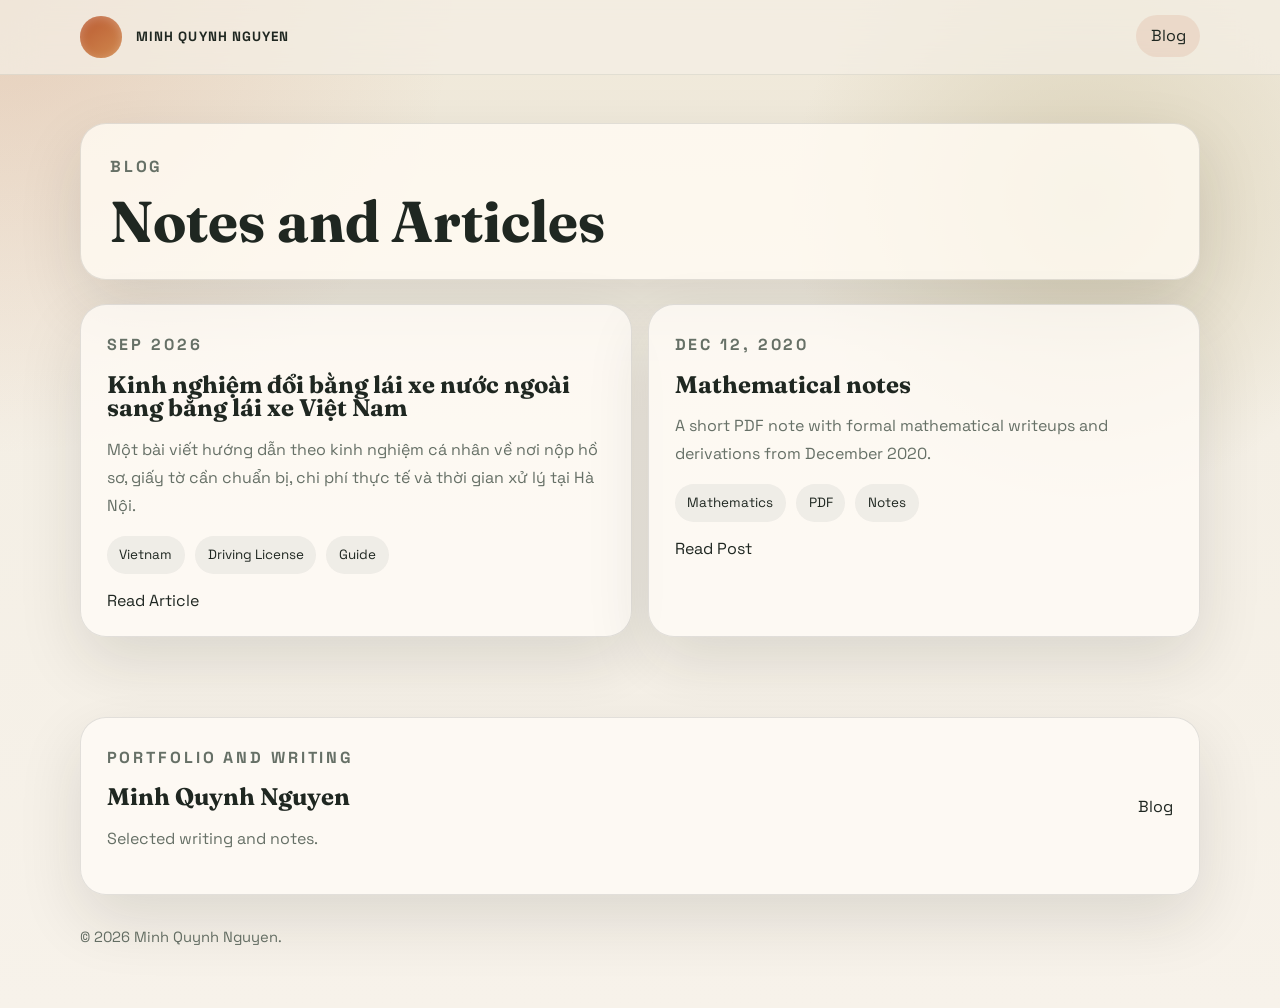
<file: index.html>
<!DOCTYPE html>
<html lang="en">
<head>
    <meta charset="UTF-8">
    <title>Minh Quynh Nguyen</title>
    <meta name="robots" content="noindex">
    <meta http-equiv="refresh" content="0; url=blog.html">
    <link rel="canonical" href="blog.html">
    <script>window.location.replace("blog.html");</script>
</head>
<body>
    <p>Redirecting to <a href="blog.html">blog</a>&hellip;</p>
</body>
</html>
</file>
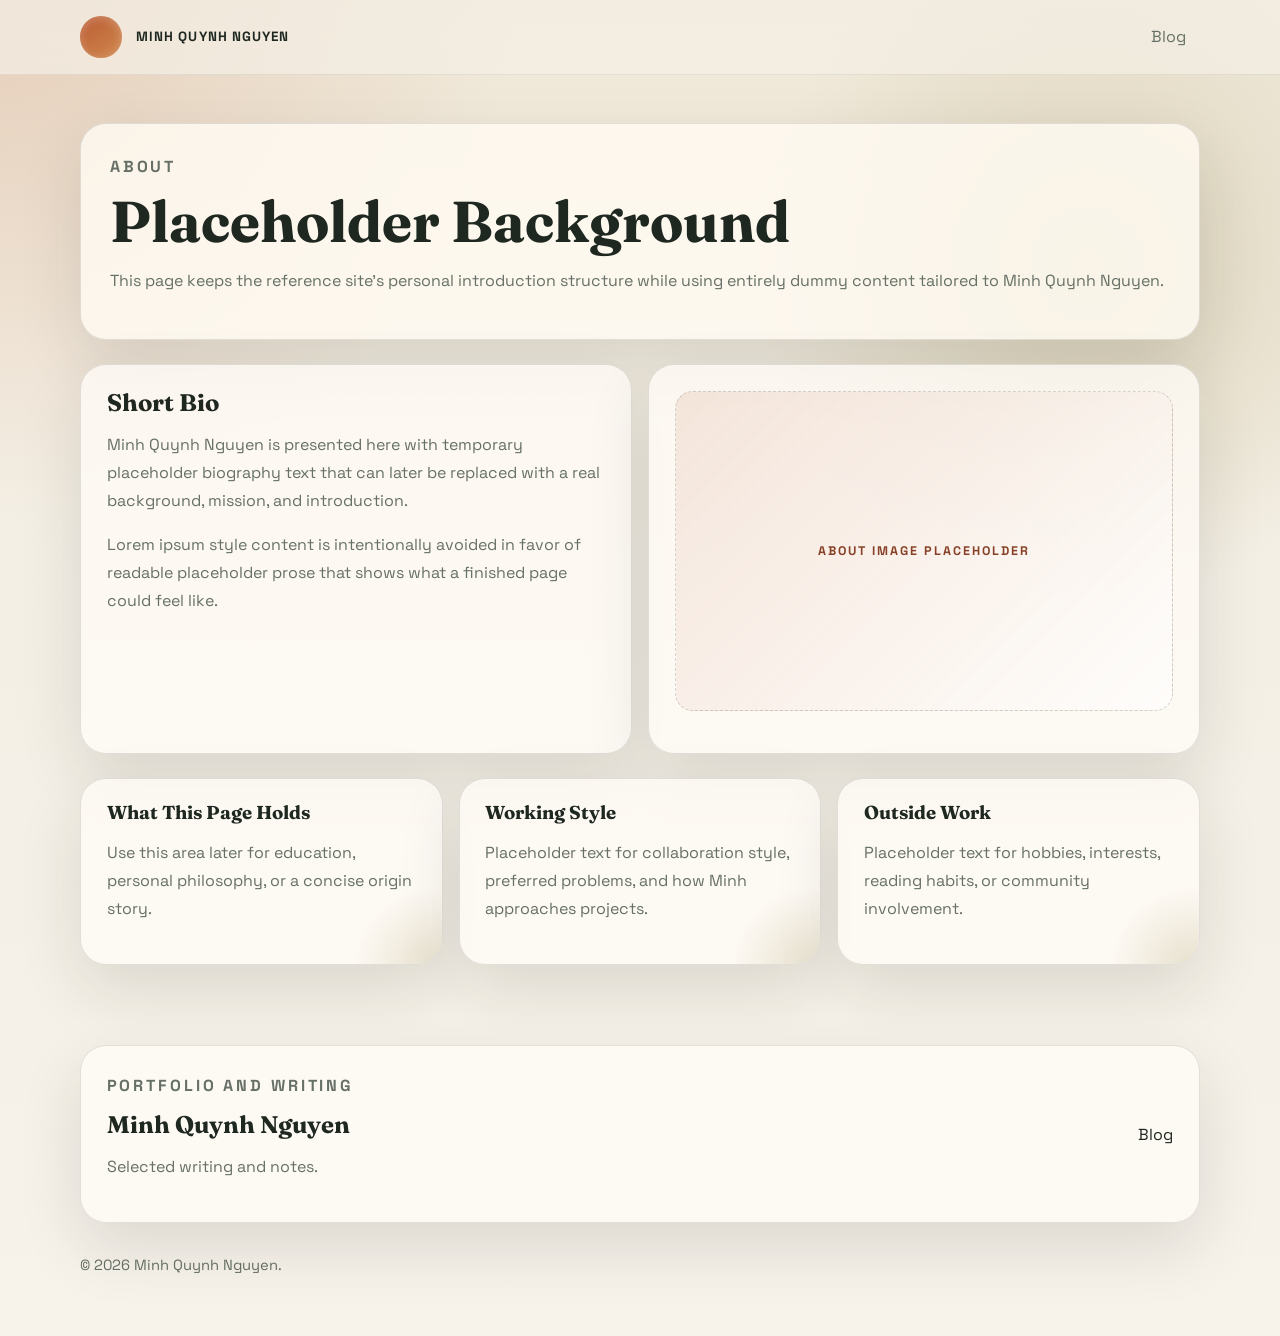
<file: about.html>
<!DOCTYPE html>
<html lang="en">
<head>
    <meta charset="UTF-8">
    <meta name="viewport" content="width=device-width, initial-scale=1.0">
    <title>About | Minh Quynh Nguyen</title>
    <meta name="description" content="Placeholder about page for Minh Quynh Nguyen.">
    <link rel="preconnect" href="https://fonts.googleapis.com">
    <link rel="preconnect" href="https://fonts.gstatic.com" crossorigin>
    <link href="https://fonts.googleapis.com/css2?family=Fraunces:opsz,wght@9..144,600;9..144,700&family=Space+Grotesk:wght@400;500;700&display=swap" rel="stylesheet">
    <link rel="stylesheet" href="styles.css">
</head>
<body data-page="about">
    <div id="site-header"></div>
    <main class="shell interior">
        <section class="page-hero">
            <p class="eyebrow">About</p>
            <h1>Placeholder Background</h1>
            <p>This page keeps the reference site’s personal introduction structure while using entirely dummy content tailored to Minh Quynh Nguyen.</p>
        </section>
        <section class="content-grid">
            <article class="card prose-card">
                <h2>Short Bio</h2>
                <p>Minh Quynh Nguyen is presented here with temporary placeholder biography text that can later be replaced with a real background, mission, and introduction.</p>
                <p>Lorem ipsum style content is intentionally avoided in favor of readable placeholder prose that shows what a finished page could feel like.</p>
            </article>
            <aside class="card media-card">
                <div class="image-placeholder large-placeholder">About Image Placeholder</div>
            </aside>
        </section>
        <section class="stack-grid">
            <article class="card">
                <h3>What This Page Holds</h3>
                <p>Use this area later for education, personal philosophy, or a concise origin story.</p>
            </article>
            <article class="card">
                <h3>Working Style</h3>
                <p>Placeholder text for collaboration style, preferred problems, and how Minh approaches projects.</p>
            </article>
            <article class="card">
                <h3>Outside Work</h3>
                <p>Placeholder text for hobbies, interests, reading habits, or community involvement.</p>
            </article>
        </section>
    </main>
    <div id="site-footer"></div>
    <script src="script.js?v=20260908b"></script>
</body>
</html>
</file>
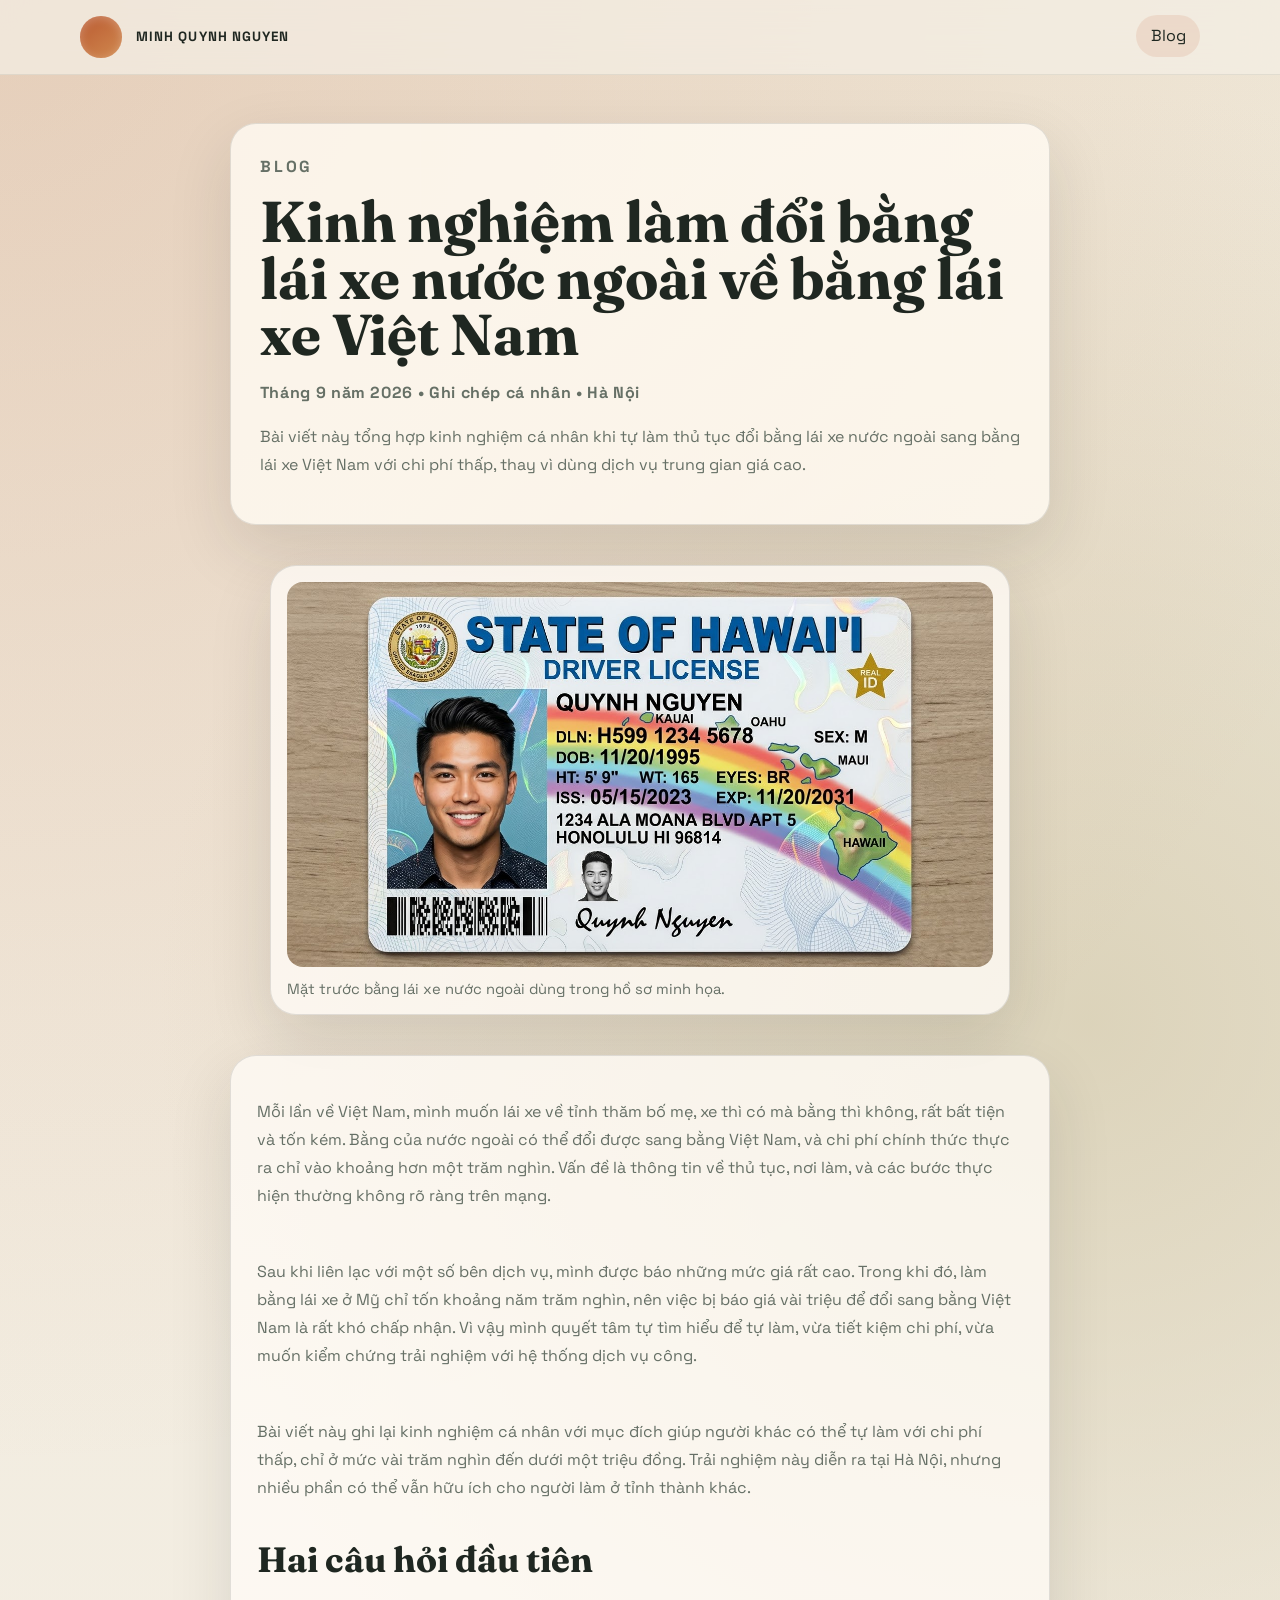
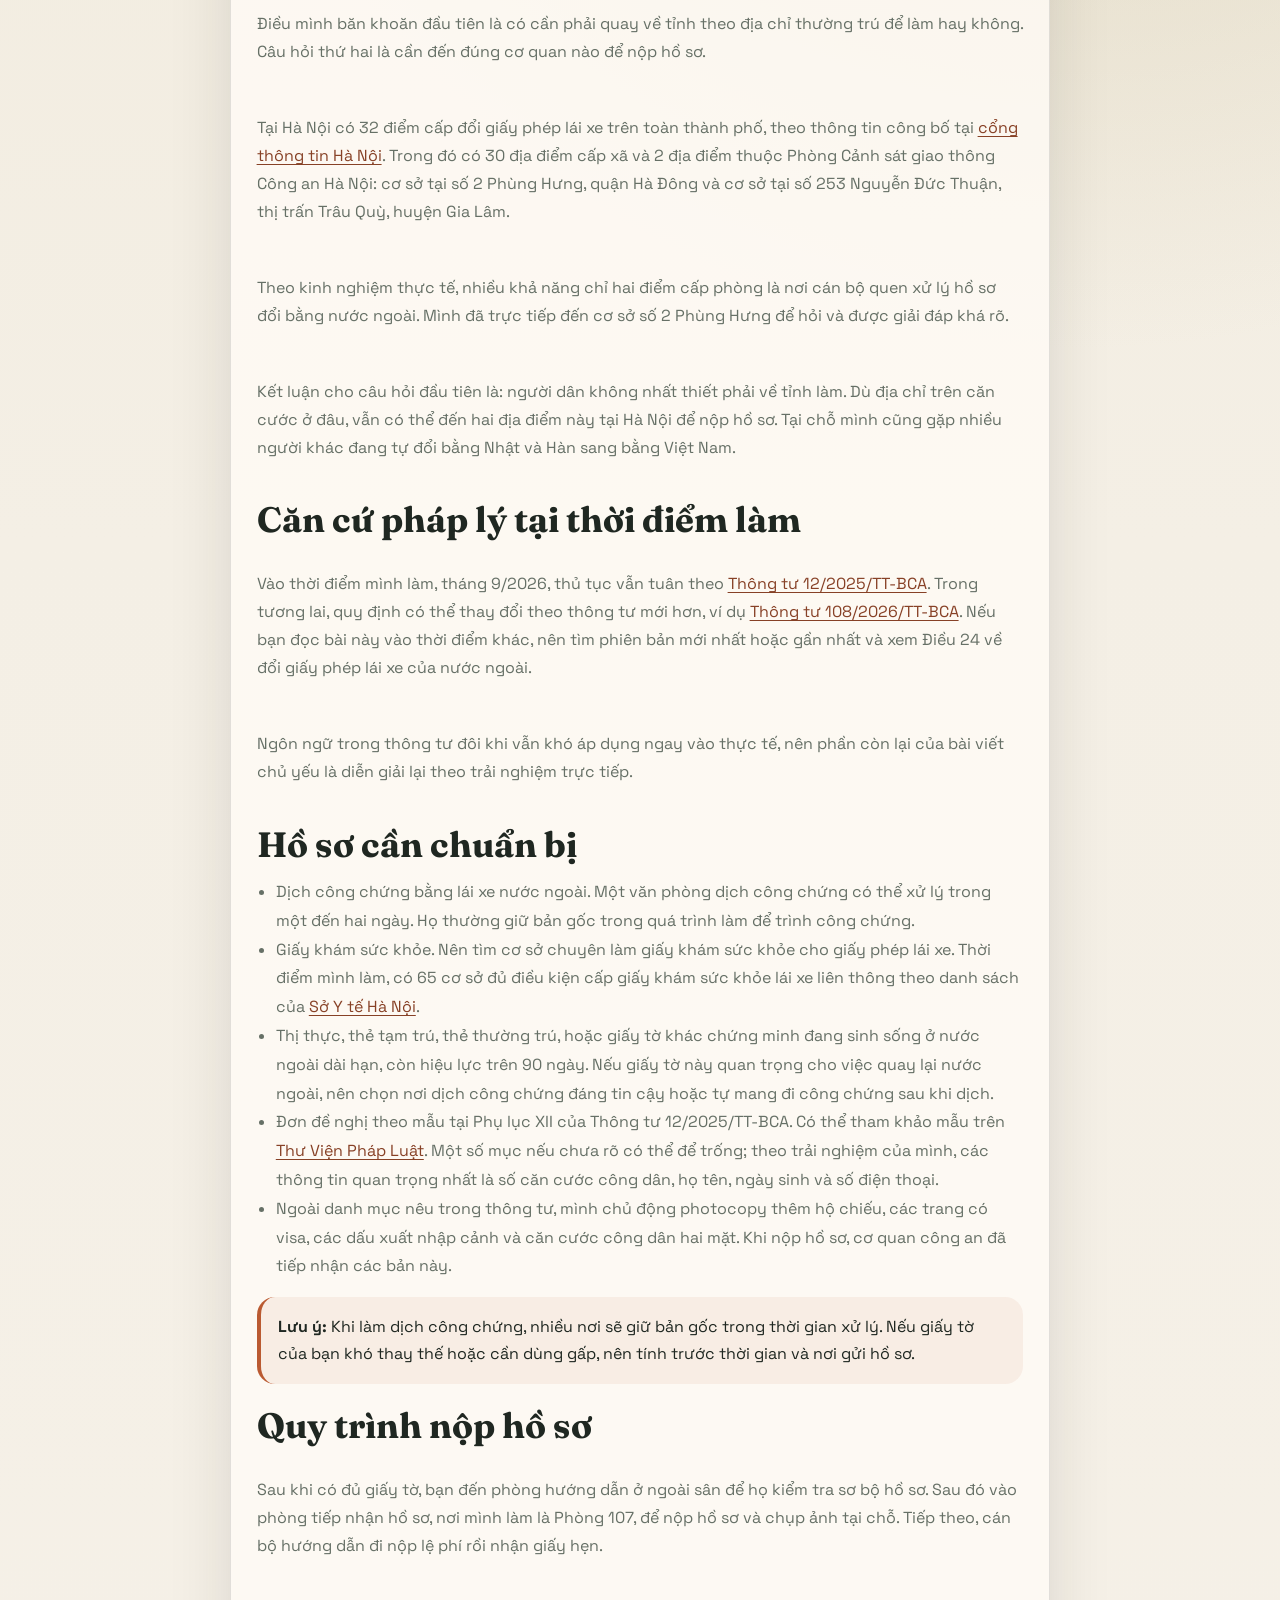
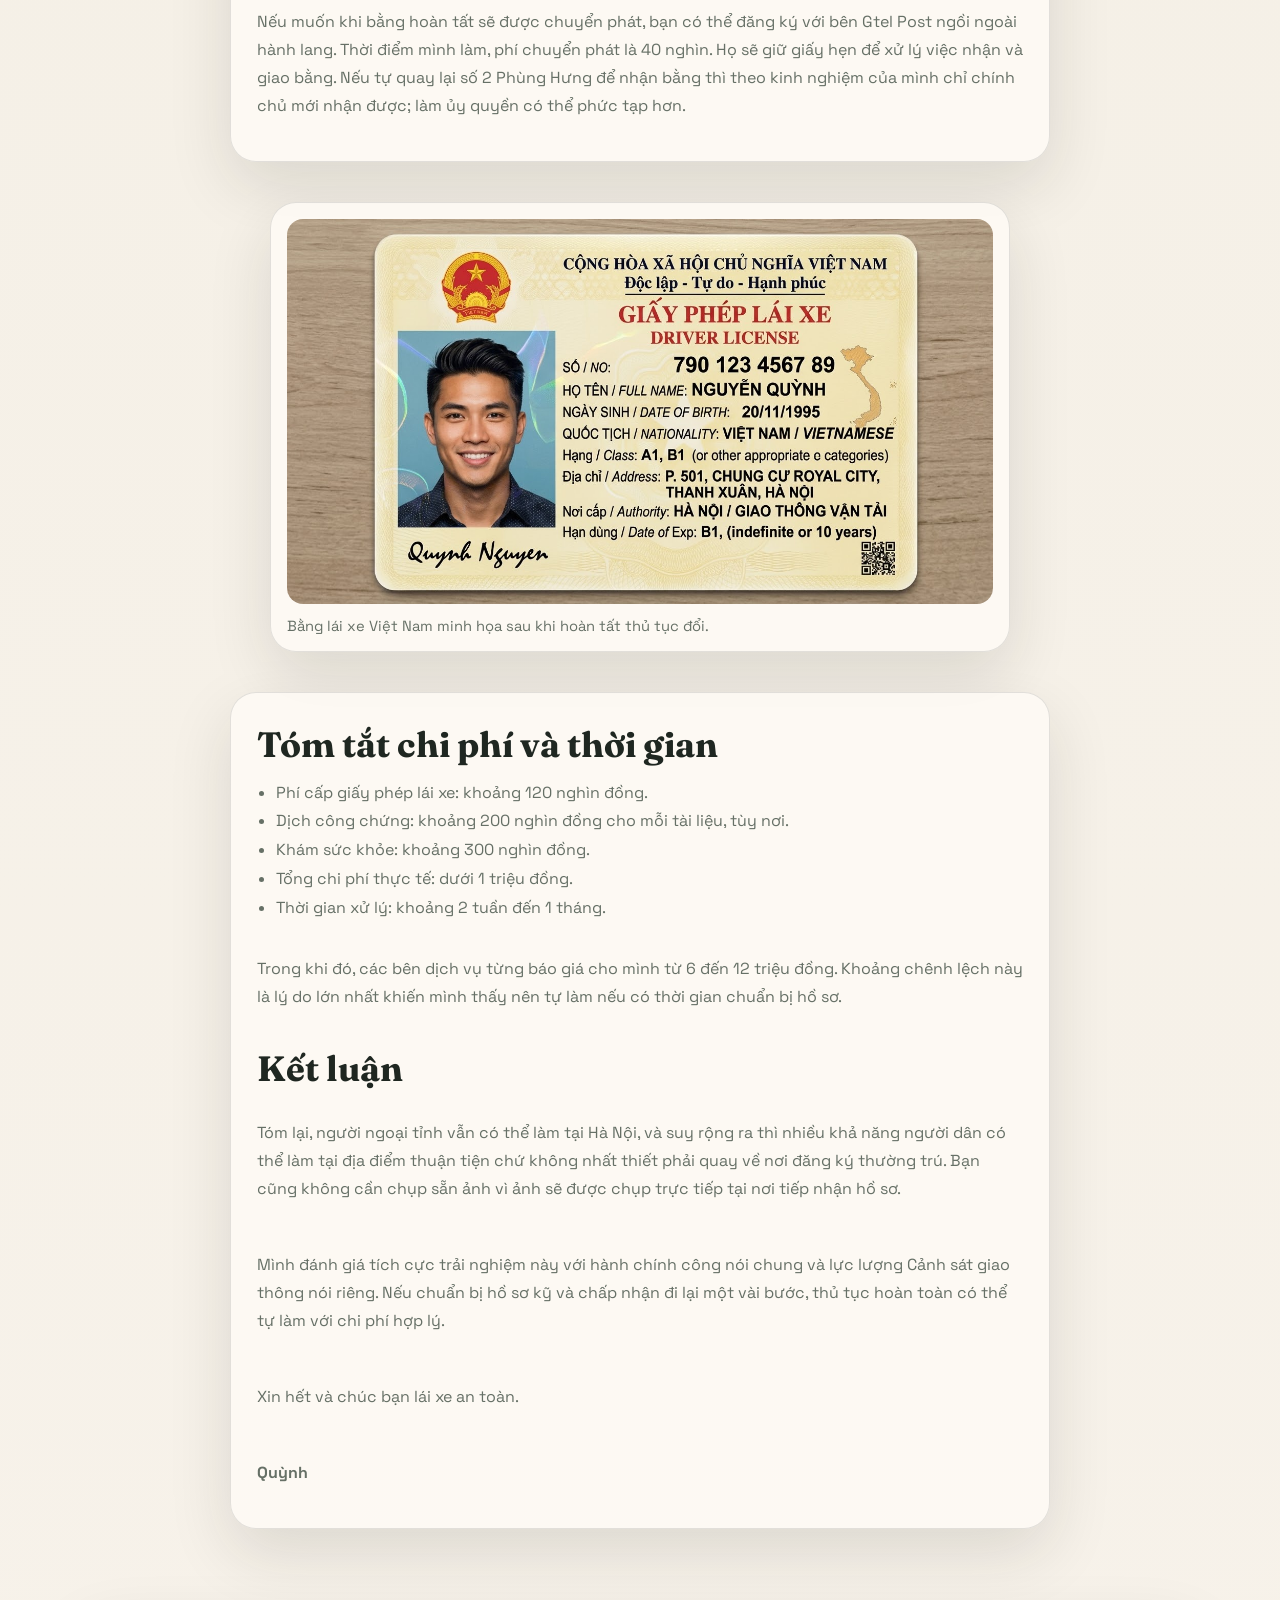
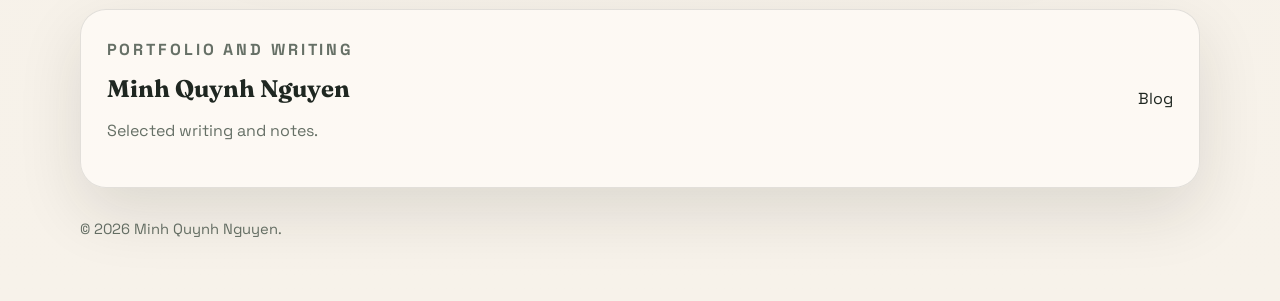
<file: blog-doi-bang-lai-xe.html>
<!DOCTYPE html>
<html lang="vi">
<head>
    <meta charset="UTF-8">
    <meta name="viewport" content="width=device-width, initial-scale=1.0">
    <title>Kinh nghiệm đổi bằng lái xe nước ngoài | Minh Quynh Nguyen</title>
    <meta name="description" content="Kinh nghiệm cá nhân về thủ tục đổi bằng lái xe nước ngoài sang bằng lái xe Việt Nam tại Hà Nội.">
    <link rel="preconnect" href="https://fonts.googleapis.com">
    <link rel="preconnect" href="https://fonts.gstatic.com" crossorigin>
    <link href="https://fonts.googleapis.com/css2?family=Fraunces:opsz,wght@9..144,600;9..144,700&family=Space+Grotesk:wght@400;500;700&display=swap" rel="stylesheet">
    <link rel="stylesheet" href="styles.css">
</head>
<body data-page="blog">
    <div id="site-header"></div>
    <main class="shell interior">
        <article class="article-layout">
            <header class="page-hero article-hero">
                <p class="eyebrow">Blog</p>
                <h1>Kinh nghiệm làm đổi bằng lái xe nước ngoài về bằng lái xe Việt Nam</h1>
                <p class="article-meta">Tháng 9 năm 2026 • Ghi chép cá nhân • Hà Nội</p>
                <p>Bài viết này tổng hợp kinh nghiệm cá nhân khi tự làm thủ tục đổi bằng lái xe nước ngoài sang bằng lái xe Việt Nam với chi phí thấp, thay vì dùng dịch vụ trung gian giá cao.</p>
            </header>

            <figure class="card article-figure">
                <img src="first image .JPG" alt="Mặt trước bằng lái xe nước ngoài được dùng làm ví dụ trong bài viết.">
                <figcaption>Mặt trước bằng lái xe nước ngoài dùng trong hồ sơ minh họa.</figcaption>
            </figure>

            <section class="card article-content">
                <p>Mỗi lần về Việt Nam, mình muốn lái xe về tỉnh thăm bố mẹ, xe thì có mà bằng thì không, rất bất tiện và tốn kém. Bằng của nước ngoài có thể đổi được sang bằng Việt Nam, và chi phí chính thức thực ra chỉ vào khoảng hơn một trăm nghìn. Vấn đề là thông tin về thủ tục, nơi làm, và các bước thực hiện thường không rõ ràng trên mạng.</p>
                <p>Sau khi liên lạc với một số bên dịch vụ, mình được báo những mức giá rất cao. Trong khi đó, làm bằng lái xe ở Mỹ chỉ tốn khoảng năm trăm nghìn, nên việc bị báo giá vài triệu để đổi sang bằng Việt Nam là rất khó chấp nhận. Vì vậy mình quyết tâm tự tìm hiểu để tự làm, vừa tiết kiệm chi phí, vừa muốn kiểm chứng trải nghiệm với hệ thống dịch vụ công.</p>
                <p>Bài viết này ghi lại kinh nghiệm cá nhân với mục đích giúp người khác có thể tự làm với chi phí thấp, chỉ ở mức vài trăm nghìn đến dưới một triệu đồng. Trải nghiệm này diễn ra tại Hà Nội, nhưng nhiều phần có thể vẫn hữu ích cho người làm ở tỉnh thành khác.</p>

                <h2>Hai câu hỏi đầu tiên</h2>
                <p>Điều mình băn khoăn đầu tiên là có cần phải quay về tỉnh theo địa chỉ thường trú để làm hay không. Câu hỏi thứ hai là cần đến đúng cơ quan nào để nộp hồ sơ.</p>
                <p>Tại Hà Nội có 32 điểm cấp đổi giấy phép lái xe trên toàn thành phố, theo thông tin công bố tại <a href="https://pbgdpl.hanoi.gov.vn/chi-tiet-tim-kiem/-/asset_publisher/kyB8zPQFRdzV/content/cong-bo-32-ia-iem-tiep-nhan-ho-so-cap-oi-giay-phep-lai-xe-tai-ha-noi">cổng thông tin Hà Nội</a>. Trong đó có 30 địa điểm cấp xã và 2 địa điểm thuộc Phòng Cảnh sát giao thông Công an Hà Nội: cơ sở tại số 2 Phùng Hưng, quận Hà Đông và cơ sở tại số 253 Nguyễn Đức Thuận, thị trấn Trâu Quỳ, huyện Gia Lâm.</p>
                <p>Theo kinh nghiệm thực tế, nhiều khả năng chỉ hai điểm cấp phòng là nơi cán bộ quen xử lý hồ sơ đổi bằng nước ngoài. Mình đã trực tiếp đến cơ sở số 2 Phùng Hưng để hỏi và được giải đáp khá rõ.</p>
                <p>Kết luận cho câu hỏi đầu tiên là: người dân không nhất thiết phải về tỉnh làm. Dù địa chỉ trên căn cước ở đâu, vẫn có thể đến hai địa điểm này tại Hà Nội để nộp hồ sơ. Tại chỗ mình cũng gặp nhiều người khác đang tự đổi bằng Nhật và Hàn sang bằng Việt Nam.</p>

                <h2>Căn cứ pháp lý tại thời điểm làm</h2>
                <p>Vào thời điểm mình làm, tháng 9/2026, thủ tục vẫn tuân theo <a href="https://chinhphu.vn/?pageid=27160&docid=213022">Thông tư 12/2025/TT-BCA</a>. Trong tương lai, quy định có thể thay đổi theo thông tư mới hơn, ví dụ <a href="https://chinhphu.vn/?pageid=27160&docid=218725">Thông tư 108/2026/TT-BCA</a>. Nếu bạn đọc bài này vào thời điểm khác, nên tìm phiên bản mới nhất hoặc gần nhất và xem Điều 24 về đổi giấy phép lái xe của nước ngoài.</p>
                <p>Ngôn ngữ trong thông tư đôi khi vẫn khó áp dụng ngay vào thực tế, nên phần còn lại của bài viết chủ yếu là diễn giải lại theo trải nghiệm trực tiếp.</p>

                <h2>Hồ sơ cần chuẩn bị</h2>
                <ul>
                    <li>Dịch công chứng bằng lái xe nước ngoài. Một văn phòng dịch công chứng có thể xử lý trong một đến hai ngày. Họ thường giữ bản gốc trong quá trình làm để trình công chứng.</li>
                    <li>Giấy khám sức khỏe. Nên tìm cơ sở chuyên làm giấy khám sức khỏe cho giấy phép lái xe. Thời điểm mình làm, có 65 cơ sở đủ điều kiện cấp giấy khám sức khỏe lái xe liên thông theo danh sách của <a href="https://soyte.hanoi.gov.vn/cong-bo-du-dieu-kien-hoat-dong/ha-noi-cong-bo-65-co-so-kham-chua-benh-du-dieu-kien-cap-giay-kham-suc-khoe-lai-xe-lien-thong-2849250418112449136.htm">Sở Y tế Hà Nội</a>.</li>
                    <li>Thị thực, thẻ tạm trú, thẻ thường trú, hoặc giấy tờ khác chứng minh đang sinh sống ở nước ngoài dài hạn, còn hiệu lực trên 90 ngày. Nếu giấy tờ này quan trọng cho việc quay lại nước ngoài, nên chọn nơi dịch công chứng đáng tin cậy hoặc tự mang đi công chứng sau khi dịch.</li>
                    <li>Đơn đề nghị theo mẫu tại Phụ lục XII của Thông tư 12/2025/TT-BCA. Có thể tham khảo mẫu trên <a href="https://thuvienphapluat.vn/chinh-sach-phap-luat-moi/vn/ho-tro-phap-luat/chinh-sach-moi/80334/mau-don-de-nghi-cap-doi-giay-phep-lai-xe-moi-nhat-theo-thong-tu-12">Thư Viện Pháp Luật</a>. Một số mục nếu chưa rõ có thể để trống; theo trải nghiệm của mình, các thông tin quan trọng nhất là số căn cước công dân, họ tên, ngày sinh và số điện thoại.</li>
                    <li>Ngoài danh mục nêu trong thông tư, mình chủ động photocopy thêm hộ chiếu, các trang có visa, các dấu xuất nhập cảnh và căn cước công dân hai mặt. Khi nộp hồ sơ, cơ quan công an đã tiếp nhận các bản này.</li>
                </ul>

                <div class="article-note">
                    <strong>Lưu ý:</strong> Khi làm dịch công chứng, nhiều nơi sẽ giữ bản gốc trong thời gian xử lý. Nếu giấy tờ của bạn khó thay thế hoặc cần dùng gấp, nên tính trước thời gian và nơi gửi hồ sơ.
                </div>

                <h2>Quy trình nộp hồ sơ</h2>
                <p>Sau khi có đủ giấy tờ, bạn đến phòng hướng dẫn ở ngoài sân để họ kiểm tra sơ bộ hồ sơ. Sau đó vào phòng tiếp nhận hồ sơ, nơi mình làm là Phòng 107, để nộp hồ sơ và chụp ảnh tại chỗ. Tiếp theo, cán bộ hướng dẫn đi nộp lệ phí rồi nhận giấy hẹn.</p>
                <p>Nếu muốn khi bằng hoàn tất sẽ được chuyển phát, bạn có thể đăng ký với bên Gtel Post ngồi ngoài hành lang. Thời điểm mình làm, phí chuyển phát là 40 nghìn. Họ sẽ giữ giấy hẹn để xử lý việc nhận và giao bằng. Nếu tự quay lại số 2 Phùng Hưng để nhận bằng thì theo kinh nghiệm của mình chỉ chính chủ mới nhận được; làm ủy quyền có thể phức tạp hơn.</p>
            </section>

            <figure class="card article-figure">
                <img src="second image .JPG" alt="Mặt bằng lái xe Việt Nam sau khi đổi, dùng làm minh họa cho kết quả cuối cùng.">
                <figcaption>Bằng lái xe Việt Nam minh họa sau khi hoàn tất thủ tục đổi.</figcaption>
            </figure>

            <section class="card article-content">
                <h2>Tóm tắt chi phí và thời gian</h2>
                <ul>
                    <li>Phí cấp giấy phép lái xe: khoảng 120 nghìn đồng.</li>
                    <li>Dịch công chứng: khoảng 200 nghìn đồng cho mỗi tài liệu, tùy nơi.</li>
                    <li>Khám sức khỏe: khoảng 300 nghìn đồng.</li>
                    <li>Tổng chi phí thực tế: dưới 1 triệu đồng.</li>
                    <li>Thời gian xử lý: khoảng 2 tuần đến 1 tháng.</li>
                </ul>
                <p>Trong khi đó, các bên dịch vụ từng báo giá cho mình từ 6 đến 12 triệu đồng. Khoảng chênh lệch này là lý do lớn nhất khiến mình thấy nên tự làm nếu có thời gian chuẩn bị hồ sơ.</p>

                <h2>Kết luận</h2>
                <p>Tóm lại, người ngoại tỉnh vẫn có thể làm tại Hà Nội, và suy rộng ra thì nhiều khả năng người dân có thể làm tại địa điểm thuận tiện chứ không nhất thiết phải quay về nơi đăng ký thường trú. Bạn cũng không cần chụp sẵn ảnh vì ảnh sẽ được chụp trực tiếp tại nơi tiếp nhận hồ sơ.</p>
                <p>Mình đánh giá tích cực trải nghiệm này với hành chính công nói chung và lực lượng Cảnh sát giao thông nói riêng. Nếu chuẩn bị hồ sơ kỹ và chấp nhận đi lại một vài bước, thủ tục hoàn toàn có thể tự làm với chi phí hợp lý.</p>
                <p>Xin hết và chúc bạn lái xe an toàn.</p>
                <p><strong>Quỳnh</strong></p>
            </section>
        </article>
    </main>
    <div id="site-footer"></div>
    <script src="script.js?v=20260908"></script>
</body>
</html>
</file>
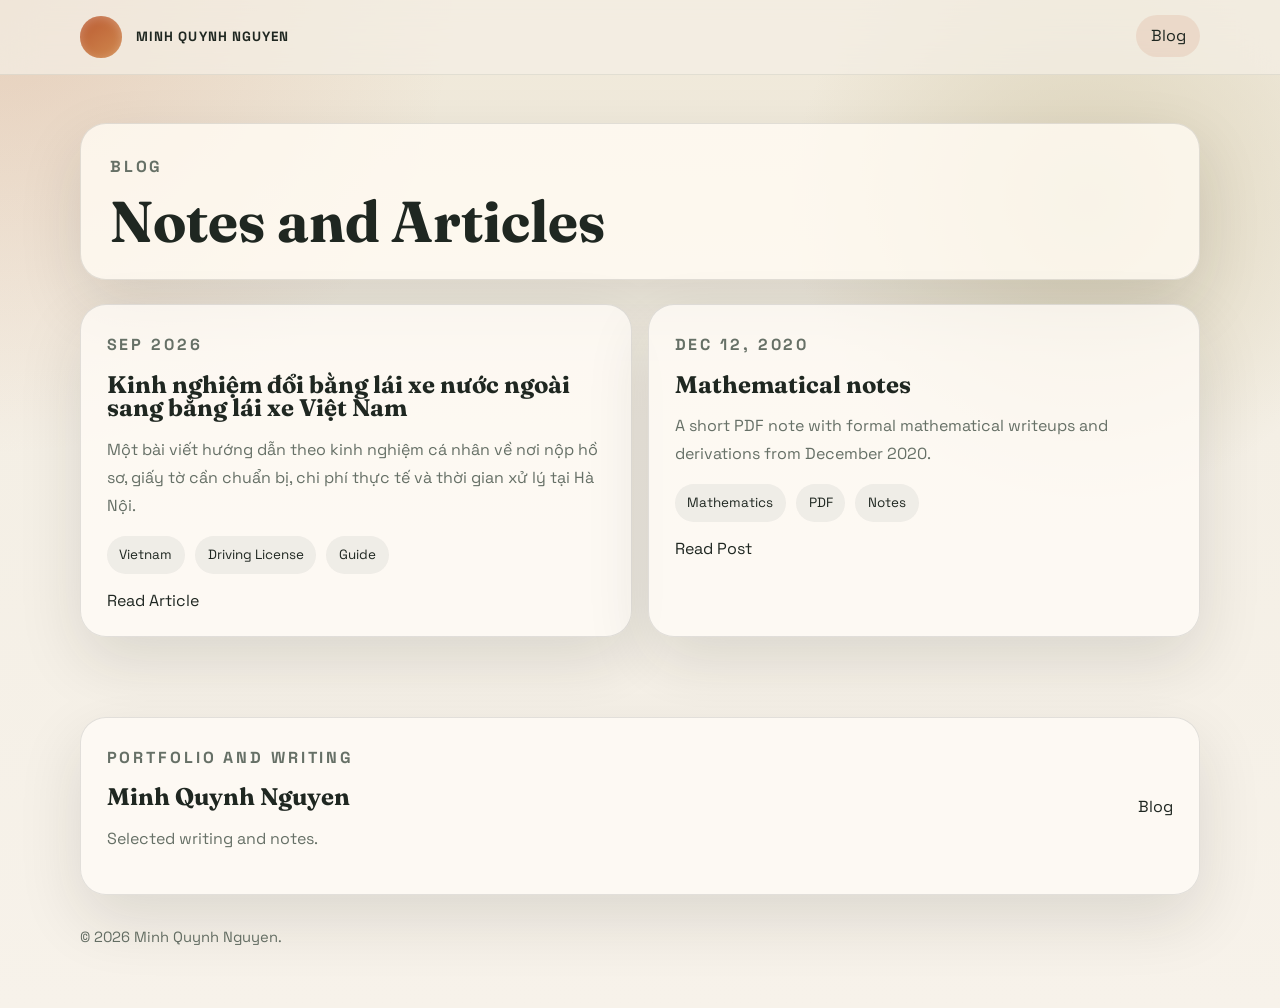
<file: blog.html>
<!DOCTYPE html>
<html lang="en">
<head>
    <meta charset="UTF-8">
    <meta name="viewport" content="width=device-width, initial-scale=1.0">
    <title>Blog | Minh Quynh Nguyen</title>
    <meta name="description" content="Placeholder blog page for Minh Quynh Nguyen.">
    <link rel="preconnect" href="https://fonts.googleapis.com">
    <link rel="preconnect" href="https://fonts.gstatic.com" crossorigin>
    <link href="https://fonts.googleapis.com/css2?family=Fraunces:opsz,wght@9..144,600;9..144,700&family=Space+Grotesk:wght@400;500;700&display=swap" rel="stylesheet">
    <link rel="stylesheet" href="styles.css">
</head>
<body data-page="blog">
    <div id="site-header"></div>
    <main class="shell interior">
        <section class="page-hero">
            <p class="eyebrow">Blog</p>
            <h1>Notes and Articles</h1>
        </section>
        <section class="feature-grid two-column">
            <article class="card post-card">
                <p class="timeline-date">Sep 2026</p>
                <h2>Kinh nghiệm đổi bằng lái xe nước ngoài sang bằng lái xe Việt Nam</h2>
                <p>Một bài viết hướng dẫn theo kinh nghiệm cá nhân về nơi nộp hồ sơ, giấy tờ cần chuẩn bị, chi phí thực tế và thời gian xử lý tại Hà Nội.</p>
                <p class="tag-row"><span>Vietnam</span><span>Driving License</span><span>Guide</span></p>
                <a href="posts/doi-bang-lai-xe/">Read Article</a>
            </article>
            <article class="card post-card">
                <p class="timeline-date">Dec 12, 2020</p>
                <h2>Mathematical notes</h2>
                <p>A short PDF note with formal mathematical writeups and derivations from December 2020.</p>
                <p class="tag-row"><span>Mathematics</span><span>PDF</span><span>Notes</span></p>
                <a href="posts/math-notes/">Read Post</a>
            </article>
        </section>
    </main>
    <div id="site-footer"></div>
    <script src="script.js?v=20260908b"></script>
</body>
</html>
</file>
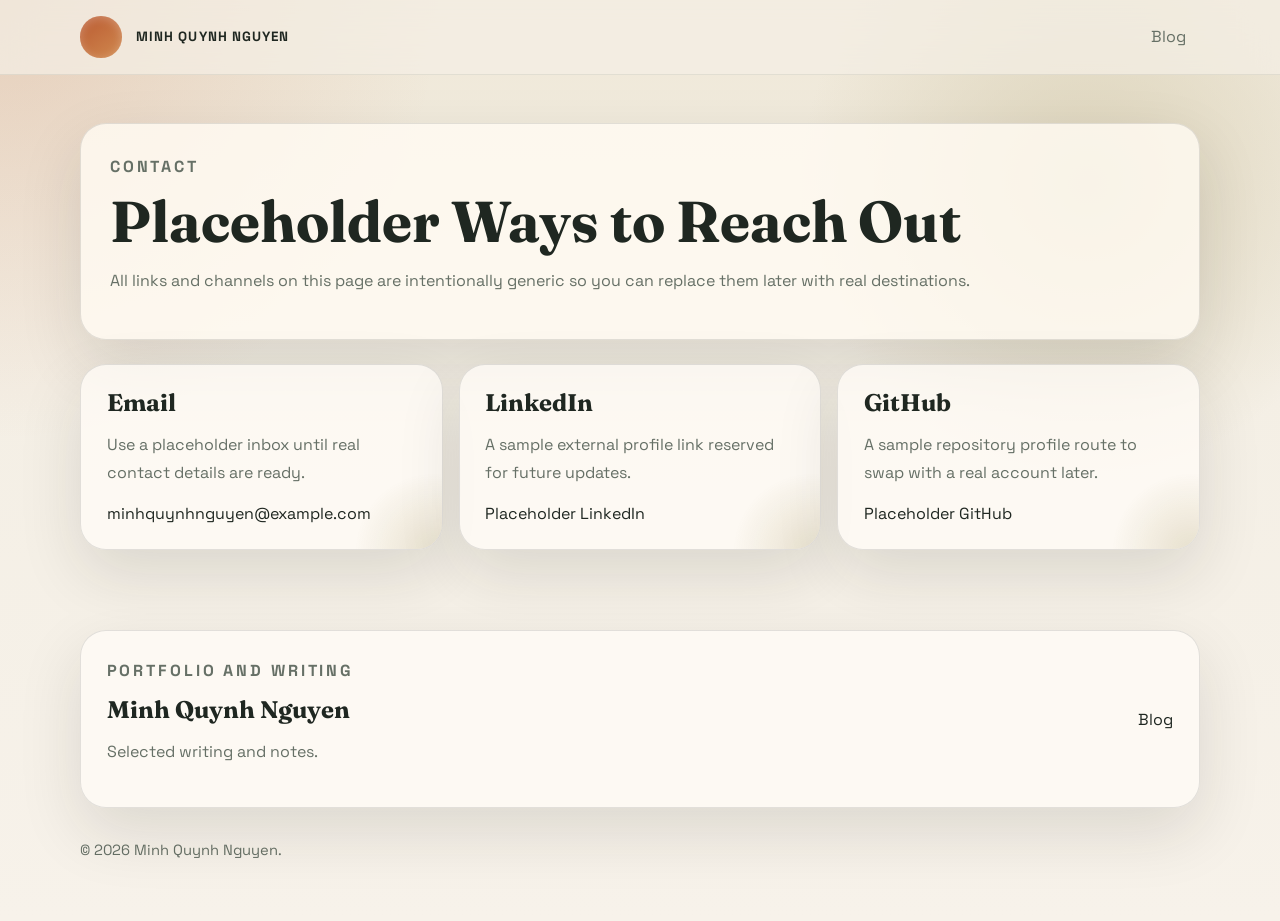
<file: contact.html>
<!DOCTYPE html>
<html lang="en">
<head>
    <meta charset="UTF-8">
    <meta name="viewport" content="width=device-width, initial-scale=1.0">
    <title>Contact | Minh Quynh Nguyen</title>
    <meta name="description" content="Placeholder contact page for Minh Quynh Nguyen.">
    <link rel="preconnect" href="https://fonts.googleapis.com">
    <link rel="preconnect" href="https://fonts.gstatic.com" crossorigin>
    <link href="https://fonts.googleapis.com/css2?family=Fraunces:opsz,wght@9..144,600;9..144,700&family=Space+Grotesk:wght@400;500;700&display=swap" rel="stylesheet">
    <link rel="stylesheet" href="styles.css">
</head>
<body data-page="contact">
    <div id="site-header"></div>
    <main class="shell interior">
        <section class="page-hero">
            <p class="eyebrow">Contact</p>
            <h1>Placeholder Ways to Reach Out</h1>
            <p>All links and channels on this page are intentionally generic so you can replace them later with real destinations.</p>
        </section>
        <section class="contact-grid">
            <article class="card">
                <h2>Email</h2>
                <p>Use a placeholder inbox until real contact details are ready.</p>
                <a href="mailto:minhquynhnguyen@example.com">minhquynhnguyen@example.com</a>
            </article>
            <article class="card">
                <h2>LinkedIn</h2>
                <p>A sample external profile link reserved for future updates.</p>
                <a href="https://www.linkedin.com/in/placeholder-profile/">Placeholder LinkedIn</a>
            </article>
            <article class="card">
                <h2>GitHub</h2>
                <p>A sample repository profile route to swap with a real account later.</p>
                <a href="https://github.com/placeholder-account">Placeholder GitHub</a>
            </article>
        </section>
    </main>
    <div id="site-footer"></div>
    <script src="script.js?v=20260908b"></script>
</body>
</html>
</file>
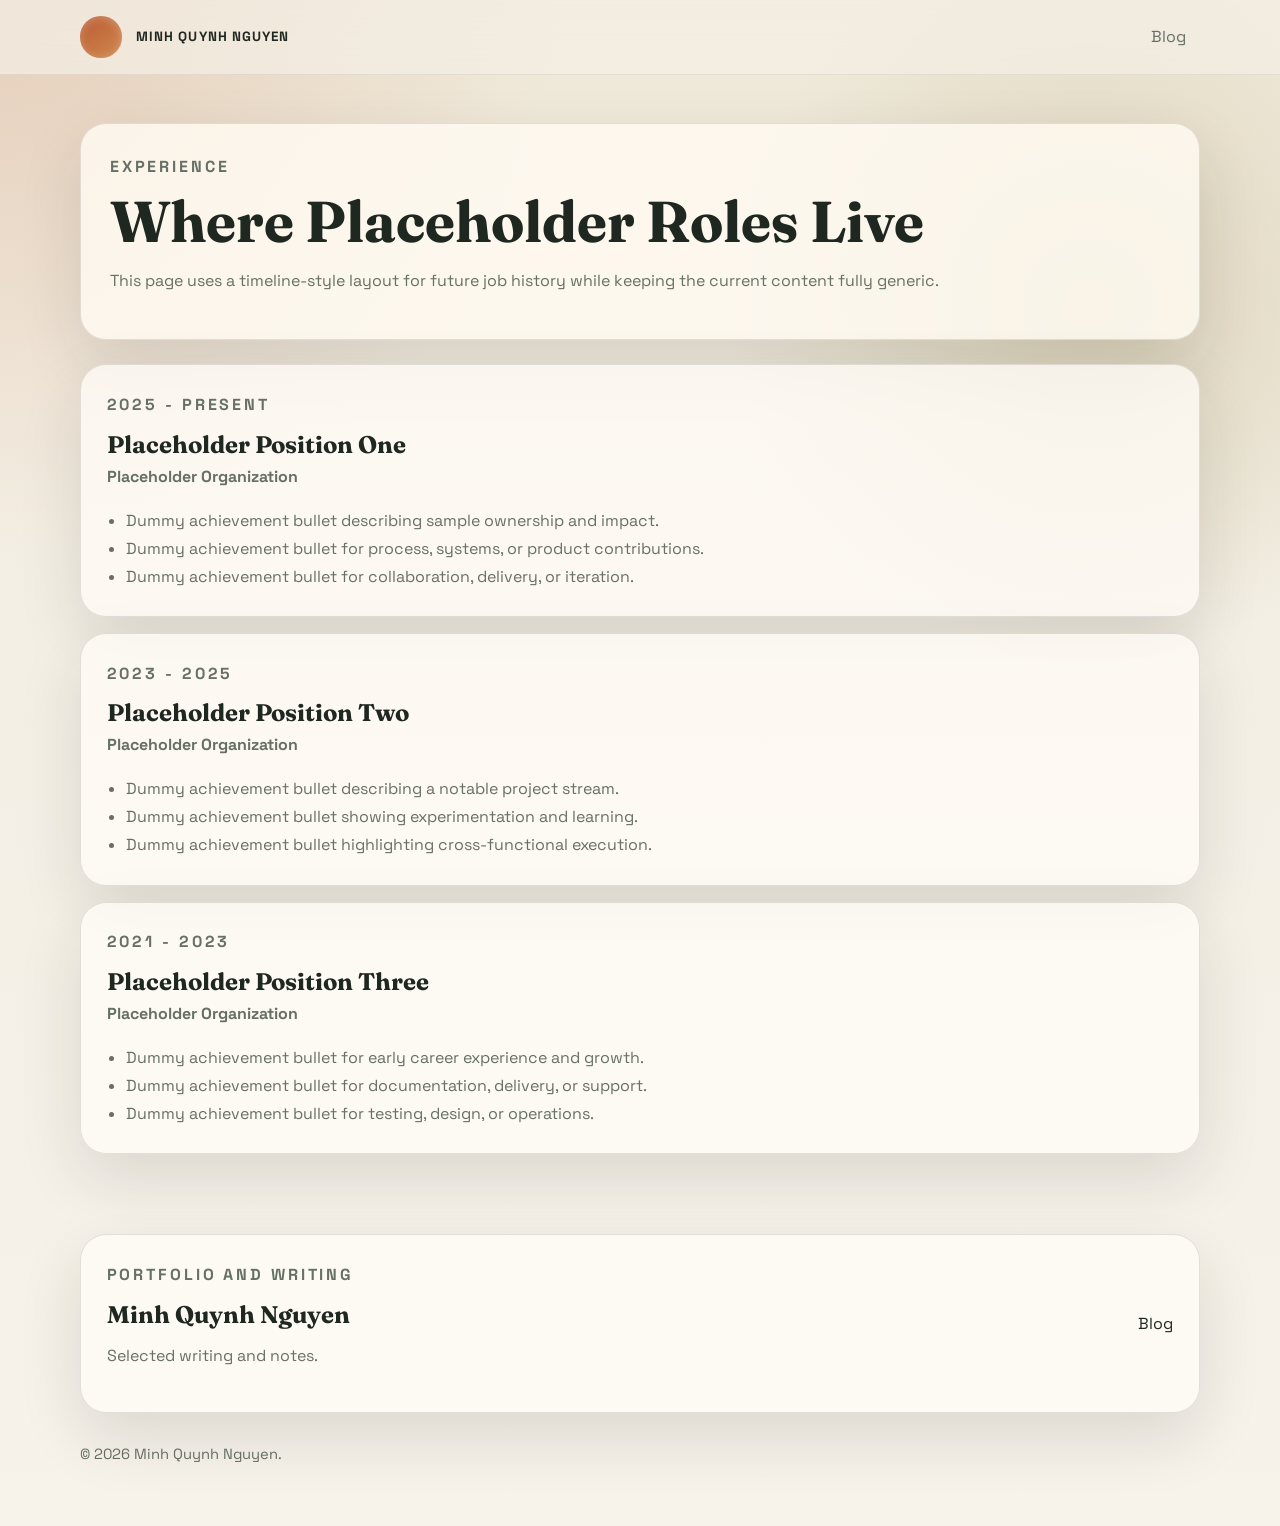
<file: experience.html>
<!DOCTYPE html>
<html lang="en">
<head>
    <meta charset="UTF-8">
    <meta name="viewport" content="width=device-width, initial-scale=1.0">
    <title>Experience | Minh Quynh Nguyen</title>
    <meta name="description" content="Placeholder experience page for Minh Quynh Nguyen.">
    <link rel="preconnect" href="https://fonts.googleapis.com">
    <link rel="preconnect" href="https://fonts.gstatic.com" crossorigin>
    <link href="https://fonts.googleapis.com/css2?family=Fraunces:opsz,wght@9..144,600;9..144,700&family=Space+Grotesk:wght@400;500;700&display=swap" rel="stylesheet">
    <link rel="stylesheet" href="styles.css">
</head>
<body data-page="experience">
    <div id="site-header"></div>
    <main class="shell interior">
        <section class="page-hero">
            <p class="eyebrow">Experience</p>
            <h1>Where Placeholder Roles Live</h1>
            <p>This page uses a timeline-style layout for future job history while keeping the current content fully generic.</p>
        </section>
        <section class="timeline">
            <article class="card timeline-item">
                <p class="timeline-date">2025 - Present</p>
                <h2>Placeholder Position One</h2>
                <p class="timeline-org">Placeholder Organization</p>
                <ul>
                    <li>Dummy achievement bullet describing sample ownership and impact.</li>
                    <li>Dummy achievement bullet for process, systems, or product contributions.</li>
                    <li>Dummy achievement bullet for collaboration, delivery, or iteration.</li>
                </ul>
            </article>
            <article class="card timeline-item">
                <p class="timeline-date">2023 - 2025</p>
                <h2>Placeholder Position Two</h2>
                <p class="timeline-org">Placeholder Organization</p>
                <ul>
                    <li>Dummy achievement bullet describing a notable project stream.</li>
                    <li>Dummy achievement bullet showing experimentation and learning.</li>
                    <li>Dummy achievement bullet highlighting cross-functional execution.</li>
                </ul>
            </article>
            <article class="card timeline-item">
                <p class="timeline-date">2021 - 2023</p>
                <h2>Placeholder Position Three</h2>
                <p class="timeline-org">Placeholder Organization</p>
                <ul>
                    <li>Dummy achievement bullet for early career experience and growth.</li>
                    <li>Dummy achievement bullet for documentation, delivery, or support.</li>
                    <li>Dummy achievement bullet for testing, design, or operations.</li>
                </ul>
            </article>
        </section>
    </main>
    <div id="site-footer"></div>
    <script src="script.js?v=20260908b"></script>
</body>
</html>
</file>
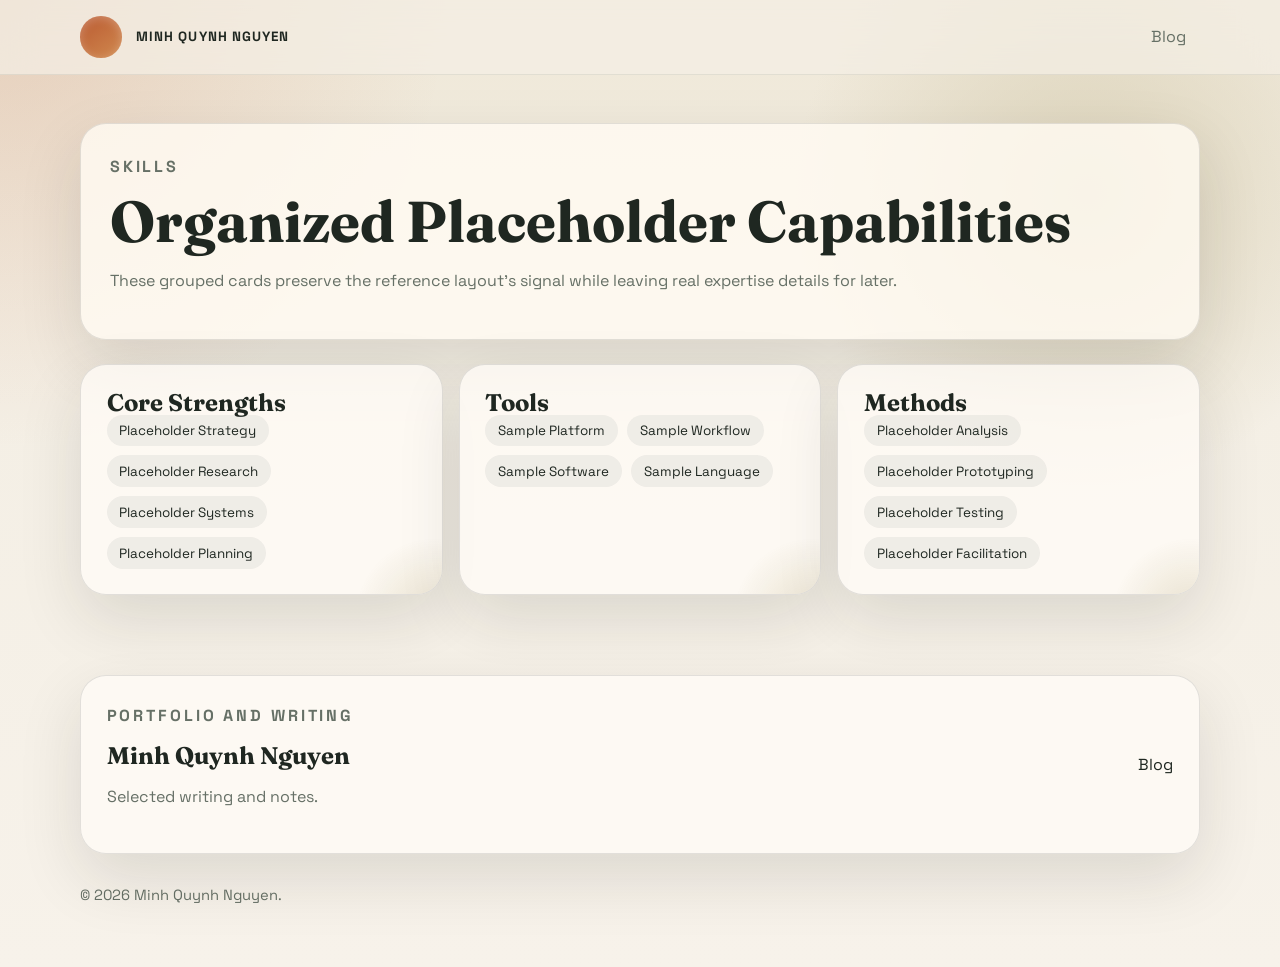
<file: skills.html>
<!DOCTYPE html>
<html lang="en">
<head>
    <meta charset="UTF-8">
    <meta name="viewport" content="width=device-width, initial-scale=1.0">
    <title>Skills | Minh Quynh Nguyen</title>
    <meta name="description" content="Placeholder skills page for Minh Quynh Nguyen.">
    <link rel="preconnect" href="https://fonts.googleapis.com">
    <link rel="preconnect" href="https://fonts.gstatic.com" crossorigin>
    <link href="https://fonts.googleapis.com/css2?family=Fraunces:opsz,wght@9..144,600;9..144,700&family=Space+Grotesk:wght@400;500;700&display=swap" rel="stylesheet">
    <link rel="stylesheet" href="styles.css">
</head>
<body data-page="skills">
    <div id="site-header"></div>
    <main class="shell interior">
        <section class="page-hero">
            <p class="eyebrow">Skills</p>
            <h1>Organized Placeholder Capabilities</h1>
            <p>These grouped cards preserve the reference layout’s signal while leaving real expertise details for later.</p>
        </section>
        <section class="skill-groups">
            <article class="card">
                <h2>Core Strengths</h2>
                <div class="chip-wrap">
                    <span>Placeholder Strategy</span>
                    <span>Placeholder Research</span>
                    <span>Placeholder Systems</span>
                    <span>Placeholder Planning</span>
                </div>
            </article>
            <article class="card">
                <h2>Tools</h2>
                <div class="chip-wrap">
                    <span>Sample Platform</span>
                    <span>Sample Workflow</span>
                    <span>Sample Software</span>
                    <span>Sample Language</span>
                </div>
            </article>
            <article class="card">
                <h2>Methods</h2>
                <div class="chip-wrap">
                    <span>Placeholder Analysis</span>
                    <span>Placeholder Prototyping</span>
                    <span>Placeholder Testing</span>
                    <span>Placeholder Facilitation</span>
                </div>
            </article>
        </section>
    </main>
    <div id="site-footer"></div>
    <script src="script.js?v=20260908b"></script>
</body>
</html>
</file>
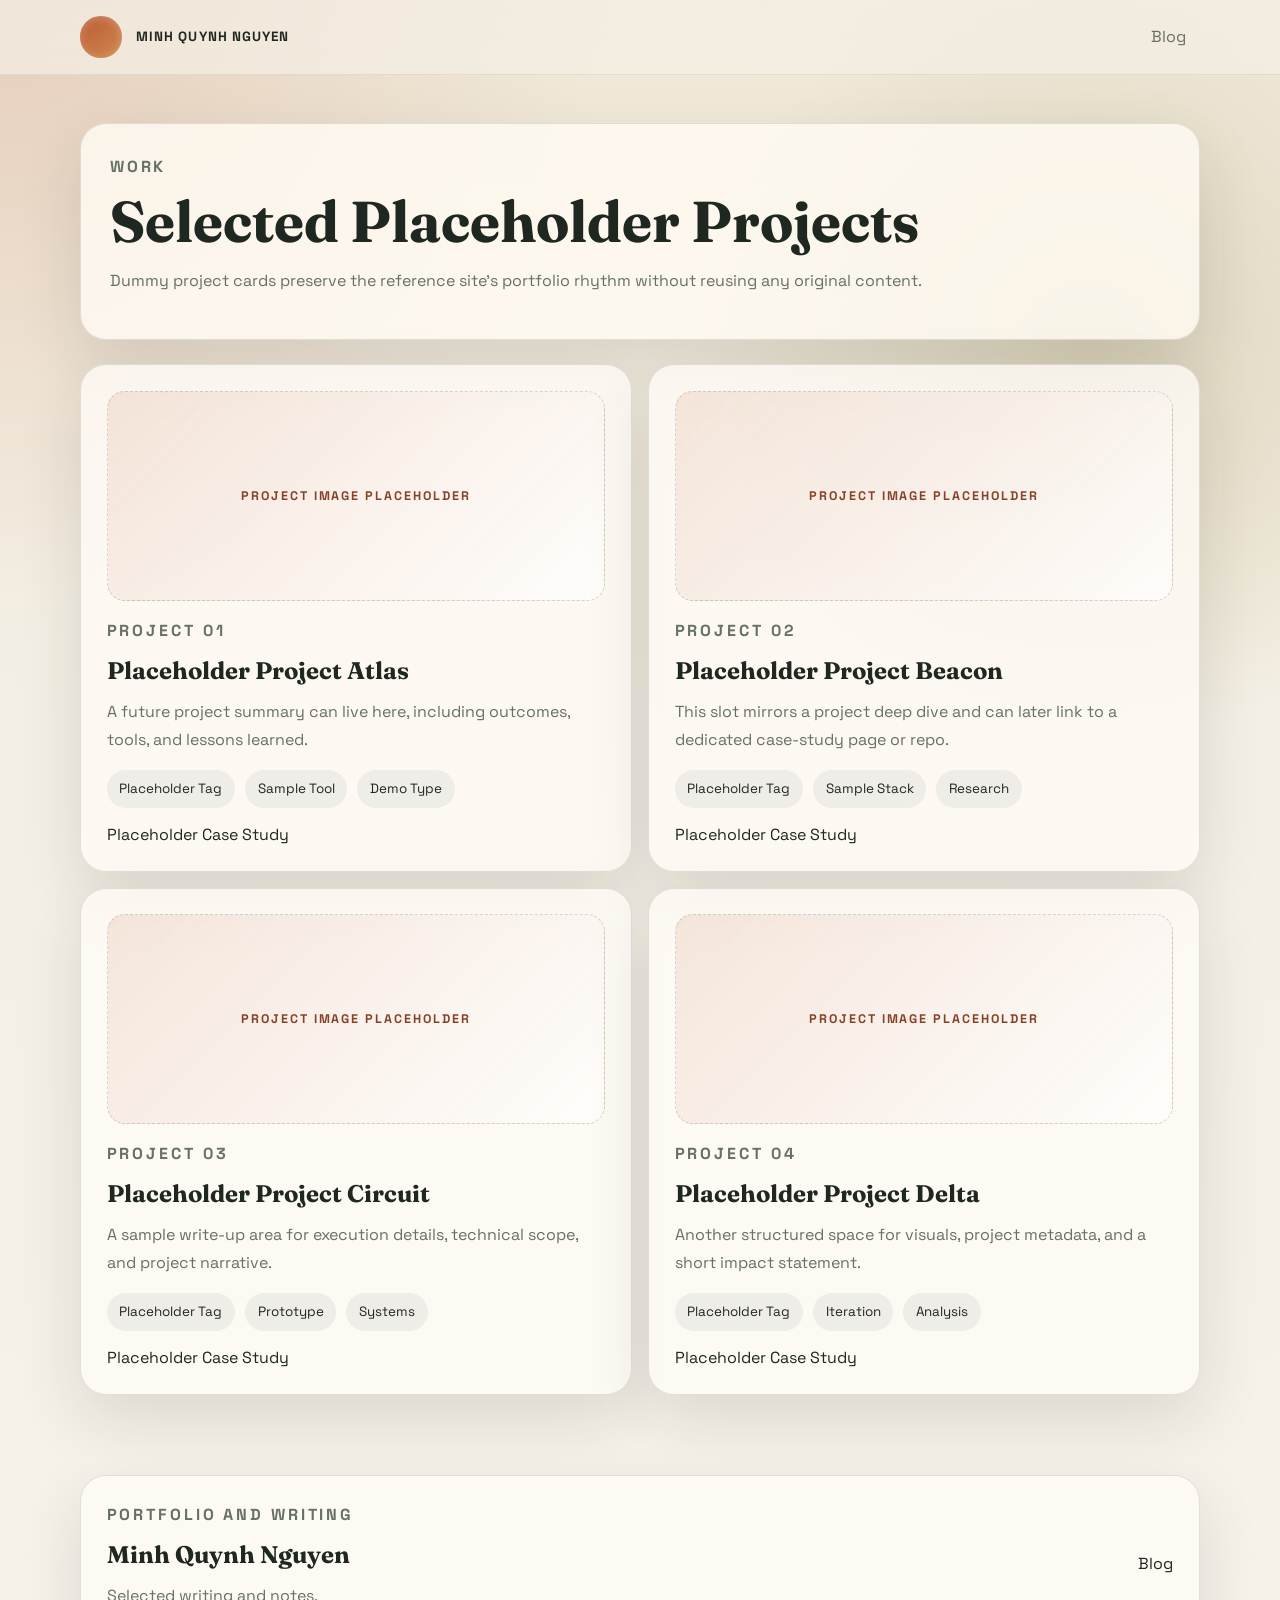
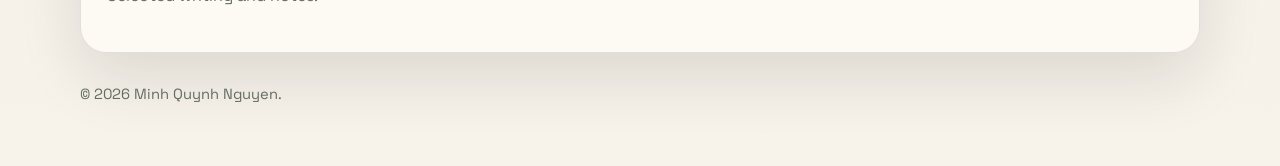
<file: work.html>
<!DOCTYPE html>
<html lang="en">
<head>
    <meta charset="UTF-8">
    <meta name="viewport" content="width=device-width, initial-scale=1.0">
    <title>Work | Minh Quynh Nguyen</title>
    <meta name="description" content="Placeholder work page for Minh Quynh Nguyen.">
    <link rel="preconnect" href="https://fonts.googleapis.com">
    <link rel="preconnect" href="https://fonts.gstatic.com" crossorigin>
    <link href="https://fonts.googleapis.com/css2?family=Fraunces:opsz,wght@9..144,600;9..144,700&family=Space+Grotesk:wght@400;500;700&display=swap" rel="stylesheet">
    <link rel="stylesheet" href="styles.css">
</head>
<body data-page="work">
    <div id="site-header"></div>
    <main class="shell interior">
        <section class="page-hero">
            <p class="eyebrow">Work</p>
            <h1>Selected Placeholder Projects</h1>
            <p>Dummy project cards preserve the reference site’s portfolio rhythm without reusing any original content.</p>
        </section>
        <section class="feature-grid two-column">
            <article class="card project-card">
                <div class="image-placeholder">Project Image Placeholder</div>
                <p class="feature-label">Project 01</p>
                <h2>Placeholder Project Atlas</h2>
                <p>A future project summary can live here, including outcomes, tools, and lessons learned.</p>
                <p class="tag-row"><span>Placeholder Tag</span><span>Sample Tool</span><span>Demo Type</span></p>
                <a href="https://example.com/work/atlas">Placeholder Case Study</a>
            </article>
            <article class="card project-card">
                <div class="image-placeholder">Project Image Placeholder</div>
                <p class="feature-label">Project 02</p>
                <h2>Placeholder Project Beacon</h2>
                <p>This slot mirrors a project deep dive and can later link to a dedicated case-study page or repo.</p>
                <p class="tag-row"><span>Placeholder Tag</span><span>Sample Stack</span><span>Research</span></p>
                <a href="https://example.com/work/beacon">Placeholder Case Study</a>
            </article>
            <article class="card project-card">
                <div class="image-placeholder">Project Image Placeholder</div>
                <p class="feature-label">Project 03</p>
                <h2>Placeholder Project Circuit</h2>
                <p>A sample write-up area for execution details, technical scope, and project narrative.</p>
                <p class="tag-row"><span>Placeholder Tag</span><span>Prototype</span><span>Systems</span></p>
                <a href="https://example.com/work/circuit">Placeholder Case Study</a>
            </article>
            <article class="card project-card">
                <div class="image-placeholder">Project Image Placeholder</div>
                <p class="feature-label">Project 04</p>
                <h2>Placeholder Project Delta</h2>
                <p>Another structured space for visuals, project metadata, and a short impact statement.</p>
                <p class="tag-row"><span>Placeholder Tag</span><span>Iteration</span><span>Analysis</span></p>
                <a href="https://example.com/work/delta">Placeholder Case Study</a>
            </article>
        </section>
    </main>
    <div id="site-footer"></div>
    <script src="script.js?v=20260908b"></script>
</body>
</html>
</file>
<file: styles.css>
:root {
    --bg: #f4efe5;
    --bg-soft: #fbf7f1;
    --surface: rgba(255, 252, 246, 0.78);
    --surface-strong: #fffaf2;
    --ink: #1f2721;
    --muted: #667066;
    --line: rgba(31, 39, 33, 0.12);
    --accent: #ba5a31;
    --accent-deep: #874126;
    --highlight: #d8cfb4;
    --shadow: 0 24px 64px rgba(36, 33, 22, 0.12);
    --radius: 26px;
    --shell: min(1120px, calc(100vw - 2rem));
}

* {
    box-sizing: border-box;
}

html {
    scroll-behavior: smooth;
}

body {
    margin: 0;
    min-height: 100vh;
    color: var(--ink);
    background:
        radial-gradient(circle at top left, rgba(186, 90, 49, 0.18), transparent 28%),
        radial-gradient(circle at 85% 20%, rgba(216, 207, 180, 0.85), transparent 22%),
        linear-gradient(180deg, #efe8d8 0%, var(--bg) 42%, #f7f2ea 100%);
    font-family: "Space Grotesk", sans-serif;
}

body::before {
    content: "";
    position: fixed;
    inset: 0;
    pointer-events: none;
    background-image: linear-gradient(rgba(255, 255, 255, 0.14) 1px, transparent 1px),
        linear-gradient(90deg, rgba(255, 255, 255, 0.14) 1px, transparent 1px);
    background-size: 28px 28px;
    mask-image: radial-gradient(circle at center, black 45%, transparent 85%);
    opacity: 0.16;
}

a {
    color: inherit;
    text-decoration: none;
}

img {
    max-width: 100%;
}

.shell {
    width: var(--shell);
    margin: 0 auto;
}

.site-header {
    position: sticky;
    top: 0;
    z-index: 10;
    backdrop-filter: blur(18px);
    background: rgba(244, 239, 229, 0.72);
    border-bottom: 1px solid rgba(31, 39, 33, 0.08);
}

.header-inner,
.footer-inner {
    width: var(--shell);
    margin: 0 auto;
}

.header-inner {
    display: flex;
    align-items: center;
    justify-content: space-between;
    gap: 1rem;
    padding: 1rem 0;
}

.brand-mark {
    display: inline-flex;
    align-items: center;
    gap: 0.9rem;
    font-weight: 700;
    letter-spacing: 0.08em;
    text-transform: uppercase;
    font-size: 0.84rem;
}

.brand-orb {
    width: 2.6rem;
    height: 2.6rem;
    border-radius: 50%;
    background: linear-gradient(145deg, var(--accent), #d0894f);
    box-shadow: inset 0 2px 10px rgba(255, 255, 255, 0.26);
}

.site-nav {
    display: flex;
    flex-wrap: wrap;
    justify-content: flex-end;
    gap: 0.5rem;
}

.site-nav a {
    padding: 0.65rem 0.9rem;
    border-radius: 999px;
    color: var(--muted);
    transition: background-color 180ms ease, color 180ms ease, transform 180ms ease;
}

.site-nav a:hover,
.site-nav a[aria-current="page"] {
    background: rgba(186, 90, 49, 0.12);
    color: var(--ink);
    transform: translateY(-1px);
}

main {
    display: grid;
    gap: 4rem;
    padding: 3rem 0 5rem;
}

.hero {
    display: grid;
    grid-template-columns: minmax(0, 1.5fr) minmax(280px, 0.9fr);
    gap: 1.5rem;
    align-items: stretch;
}

.hero-copy,
.page-hero {
    animation: rise 700ms ease both;
}

.page-hero {
    padding: 1.8rem;
    border: 1px solid var(--line);
    border-radius: var(--radius);
    background: rgba(255, 250, 242, 0.82);
    box-shadow: var(--shadow);
}

.hero h1,
.page-hero h1,
.section-heading h2,
.card h2,
.card h3 {
    font-family: "Fraunces", serif;
    line-height: 0.98;
    margin: 0;
}

.hero h1 {
    font-size: clamp(3.5rem, 8vw, 6rem);
    margin-bottom: 1rem;
}

.page-hero h1,
.section-heading h2 {
    font-size: clamp(2.2rem, 5vw, 3.6rem);
}

.hero-lead,
.page-hero p,
.hero-body,
.card p,
.timeline li {
    color: var(--muted);
    line-height: 1.75;
    font-size: 1rem;
}

.eyebrow,
.feature-label,
.timeline-date,
.page-index {
    margin: 0 0 0.85rem;
    color: var(--accent-deep);
    text-transform: uppercase;
    letter-spacing: 0.18em;
    font-size: 0.77rem;
    font-weight: 700;
}

.hero-actions {
    display: flex;
    flex-wrap: wrap;
    gap: 0.9rem;
    margin-top: 2rem;
}

.button {
    display: inline-flex;
    align-items: center;
    justify-content: center;
    min-width: 10.5rem;
    padding: 0.95rem 1.4rem;
    border-radius: 999px;
    background: var(--ink);
    color: #fff;
    font-weight: 700;
    transition: transform 180ms ease, background-color 180ms ease;
}

.button:hover {
    transform: translateY(-2px);
}

.button-secondary {
    background: rgba(31, 39, 33, 0.08);
    color: var(--ink);
}

.card {
    position: relative;
    overflow: hidden;
    padding: 1.6rem;
    border: 1px solid var(--line);
    border-radius: var(--radius);
    background: var(--surface);
    box-shadow: var(--shadow);
}

.card::after {
    content: "";
    position: absolute;
    inset: auto -20% -45% auto;
    width: 10rem;
    height: 10rem;
    border-radius: 50%;
    background: radial-gradient(circle, rgba(216, 207, 180, 0.6), transparent 70%);
}

.hero-panel {
    display: grid;
    gap: 1.2rem;
    align-content: start;
}

.portrait-placeholder,
.image-placeholder {
    display: grid;
    place-items: center;
    border-radius: calc(var(--radius) - 8px);
    border: 1px dashed rgba(31, 39, 33, 0.18);
    background: linear-gradient(135deg, rgba(186, 90, 49, 0.12), rgba(255, 255, 255, 0.65));
    color: var(--accent-deep);
    text-transform: uppercase;
    letter-spacing: 0.16em;
    font-size: 0.78rem;
    font-weight: 700;
}

.portrait-placeholder {
    min-height: 300px;
}

.image-placeholder {
    min-height: 210px;
    margin-bottom: 1rem;
}

.large-placeholder {
    min-height: 320px;
}

.stats-grid {
    display: grid;
    grid-template-columns: repeat(2, minmax(0, 1fr));
    gap: 1rem;
    margin: 0;
}

.stats-grid dt {
    color: var(--muted);
    font-size: 0.82rem;
    margin-bottom: 0.2rem;
}

.stats-grid dd {
    margin: 0;
    font-weight: 700;
}

.overview-section,
.feature-strip,
.interior {
    display: grid;
    gap: 1.5rem;
}

.section-heading {
    display: grid;
    gap: 0.4rem;
    max-width: 42rem;
}

.page-grid,
.feature-grid,
.content-grid,
.stack-grid,
.contact-grid,
.skill-groups {
    display: grid;
    gap: 1rem;
}

.page-grid {
    grid-template-columns: repeat(3, minmax(0, 1fr));
}

.page-card {
    display: block;
    min-height: 200px;
    transition: transform 180ms ease, border-color 180ms ease;
}

.page-card:hover,
.project-card:hover,
.post-card:hover {
    transform: translateY(-4px);
    border-color: rgba(186, 90, 49, 0.25);
}

.feature-grid,
.stack-grid,
.contact-grid,
.skill-groups {
    grid-template-columns: repeat(3, minmax(0, 1fr));
}

.two-column,
.content-grid {
    grid-template-columns: repeat(2, minmax(0, 1fr));
}

.accent-card {
    background: linear-gradient(180deg, rgba(31, 39, 33, 0.96), rgba(46, 56, 47, 0.94));
}

.accent-card,
.accent-card p,
.accent-card a,
.accent-card h3,
.accent-card .feature-label {
    color: #f7f2ea;
}

.tag-row,
.chip-wrap {
    display: flex;
    flex-wrap: wrap;
    gap: 0.6rem;
}

.tag-row span,
.chip-wrap span {
    display: inline-flex;
    align-items: center;
    padding: 0.45rem 0.8rem;
    border-radius: 999px;
    background: rgba(31, 39, 33, 0.06);
    color: var(--ink);
    font-size: 0.84rem;
}

.timeline {
    display: grid;
    gap: 1rem;
}

.timeline-item ul {
    margin: 1rem 0 0;
    padding-left: 1.2rem;
    color: var(--muted);
}

.timeline-org {
    margin-top: 0.4rem;
    font-weight: 700;
    color: var(--ink);
}

.footer-inner {
    display: grid;
    gap: 1.1rem;
    padding: 0 0 3rem;
}

.footer-card {
    display: flex;
    flex-wrap: wrap;
    justify-content: space-between;
    gap: 1rem;
    align-items: center;
}

.footer-meta {
    color: var(--muted);
    font-size: 0.92rem;
}

.footer-links {
    display: flex;
    flex-wrap: wrap;
    gap: 0.8rem;
}

.article-layout {
    display: grid;
    gap: 1.5rem;
    max-width: 820px;
    margin: 0 auto;
}

.article-hero {
    gap: 0.9rem;
}

.article-meta {
    color: var(--accent-deep);
    font-size: 0.92rem;
    font-weight: 700;
    letter-spacing: 0.04em;
}

.view-counter {
    margin: -0.2rem 0 0.3rem;
}

.view-counter img {
    display: inline-block;
    height: 20px;
    vertical-align: middle;
}

.article-figure {
    padding: 1rem;
}

.article-figure img {
    display: block;
    width: 100%;
    height: auto;
    border-radius: calc(var(--radius) - 10px);
}

.article-figure figcaption {
    margin-top: 0.8rem;
    color: var(--muted);
    font-size: 0.92rem;
}

.article-content {
    display: grid;
    gap: 1rem;
}

.article-content h2 {
    margin-top: 0.6rem;
    font-size: clamp(1.6rem, 4vw, 2.2rem);
}

.article-content ul {
    margin: 0;
    padding-left: 1.2rem;
    color: var(--muted);
    line-height: 1.8;
}

.article-content a {
    color: var(--accent-deep);
    text-decoration: underline;
    text-underline-offset: 0.18em;
}

.article-note {
    padding: 1rem 1.1rem;
    border-left: 4px solid var(--accent);
    border-radius: 18px;
    background: rgba(186, 90, 49, 0.08);
    color: var(--ink);
    line-height: 1.7;
}

@keyframes rise {
    from {
        opacity: 0;
        transform: translateY(18px);
    }

    to {
        opacity: 1;
        transform: translateY(0);
    }
}

@media (max-width: 960px) {
    .hero,
    .page-grid,
    .feature-grid,
    .content-grid,
    .stack-grid,
    .contact-grid,
    .skill-groups,
    .two-column {
        grid-template-columns: 1fr 1fr;
    }

    .hero {
        grid-template-columns: 1fr;
    }
}

@media (max-width: 720px) {
    .header-inner,
    .footer-card {
        flex-direction: column;
        align-items: flex-start;
    }

    .site-nav {
        justify-content: flex-start;
    }

    .page-grid,
    .feature-grid,
    .content-grid,
    .stack-grid,
    .contact-grid,
    .skill-groups,
    .two-column,
    .stats-grid {
        grid-template-columns: 1fr;
    }

    main {
        gap: 3rem;
        padding-top: 2rem;
    }

    .hero h1 {
        font-size: clamp(2.8rem, 17vw, 4rem);
    }

    .card {
        padding: 1.3rem;
    }
}
</file>
